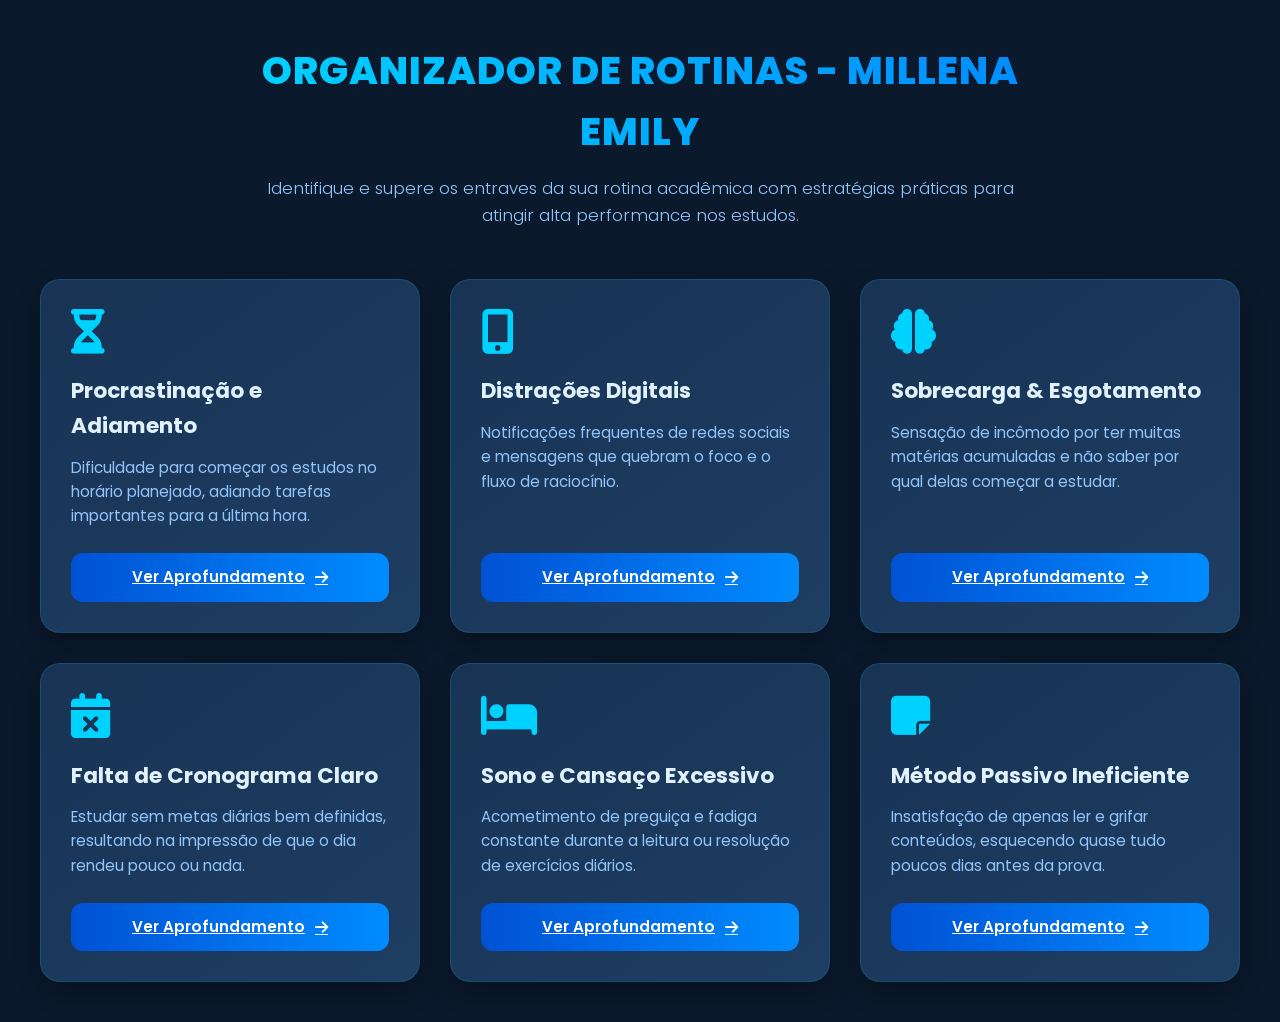
<file: index.html>
<!DOCTYPE html>
<html lang="pt-BR">
<head>
    <meta charset="UTF-8">
    <meta name="viewport" content="width=device-width, initial-scale=1.0">
    <title>Organizador de Rotinas de Estudos - Millena Emily</title>
    <!-- Fontes & Ícones -->
    <link href="https://fonts.googleapis.com/css2?family=Poppins:wght@300;400;600;700;800&display=swap" rel="stylesheet">
    <link rel="stylesheet" href="https://cdnjs.cloudflare.com/ajax/libs/font-awesome/6.4.0/css/all.min.css">
    <link rel="stylesheet" href="style.css">
</head>
<body>

    <!-- CABEÇALHO -->
    <header>
        <h1>Organizador de Rotinas - Millena Emily</h1>
        <p>Identifique e supere os entraves da sua rotina acadêmica com estratégias práticas para atingir alta performance nos estudos.</p>
    </header>

    <!-- GRADE DE CARDS (LINKANDO PARA PÁGINAS SECUNDÁRIAS) -->
    <main class="cards-container">

        <!-- CARD 1 -->
        <div class="card">
            <div>
                <i class="fa-solid fa-hourglass-half card-icon"></i>
                <h2 class="card-title">Procrastinação e Adiamento</h2>
                <p class="card-preview">Dificuldade para começar os estudos no horário planejado, adiando tarefas importantes para a última hora.</p>
            </div>
            <a href="procrastinacao.html" class="btn-detalhes">
                Ver Aprofundamento <i class="fa-solid fa-arrow-right"></i>
            </a>
        </div>

        <!-- CARD 2 -->
        <div class="card">
            <div>
                <i class="fa-solid fa-mobile-screen-button card-icon"></i>
                <h2 class="card-title">Distrações Digitais</h2>
                <p class="card-preview">Notificações frequentes de redes sociais e mensagens que quebram o foco e o fluxo de raciocínio.</p>
            </div>
            <a href="distracoes-digitais.html" class="btn-detalhes">
                Ver Aprofundamento <i class="fa-solid fa-arrow-right"></i>
            </a>
        </div>

        <!-- CARD 3 -->
        <div class="card">
            <div>
                <i class="fa-solid fa-brain card-icon"></i>
                <h2 class="card-title">Sobrecarga & Esgotamento</h2>
                <p class="card-preview">Sensação de incômodo por ter muitas matérias acumuladas e não saber por qual delas começar a estudar.</p>
            </div>
            <a href="sobrecarga-esgotamento.html" class="btn-detalhes">
                Ver Aprofundamento <i class="fa-solid fa-arrow-right"></i>
            </a>
        </div>

        <!-- CARD 4 -->
        <div class="card">
            <div>
                <i class="fa-solid fa-calendar-xmark card-icon"></i>
                <h2 class="card-title">Falta de Cronograma Claro</h2>
                <p class="card-preview">Estudar sem metas diárias bem definidas, resultando na impressão de que o dia rendeu pouco ou nada.</p>
            </div>
            <a href="cronograma-claro.html" class="btn-detalhes">
                Ver Aprofundamento <i class="fa-solid fa-arrow-right"></i>
            </a>
        </div>

        <!-- CARD 5 -->
        <div class="card">
            <div>
                <i class="fa-solid fa-bed card-icon"></i>
                <h2 class="card-title">Sono e Cansaço Excessivo</h2>
                <p class="card-preview">Acometimento de preguiça e fadiga constante durante a leitura ou resolução de exercícios diários.</p>
            </div>
            <a href="sono-cansaco.html" class="btn-detalhes">
                Ver Aprofundamento <i class="fa-solid fa-arrow-right"></i>
            </a>
        </div>

        <!-- CARD 6 -->
        <div class="card">
            <div>
                <i class="fa-solid fa-note-sticky card-icon"></i>
                <h2 class="card-title">Método Passivo Ineficiente</h2>
                <p class="card-preview">Insatisfação de apenas ler e grifar conteúdos, esquecendo quase tudo poucos dias antes da prova.</p>
            </div>
            <a href="metodo-passivo.html" class="btn-detalhes">
                Ver Aprofundamento <i class="fa-solid fa-arrow-right"></i>
            </a>
        </div>

    </main>

</body>
</html>
</file>
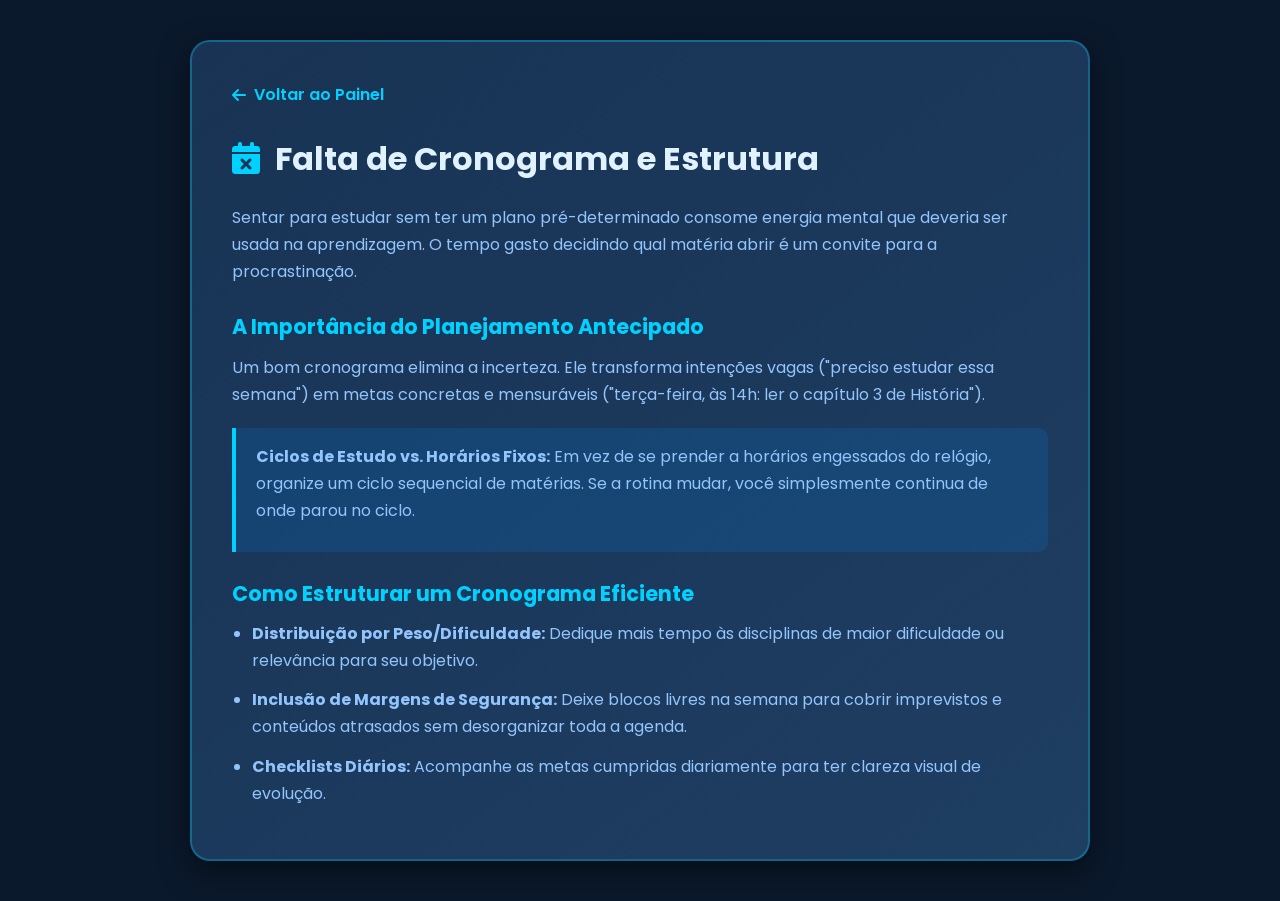
<file: cronograma-claro.html>
<!DOCTYPE html>
<html lang="pt-BR">
<head>
    <meta charset="UTF-8">
    <meta name="viewport" content="width=device-width, initial-scale=1.0">
    <title>Falta de Cronograma Claro - Organizador de Rotinas</title>
    <link href="https://fonts.googleapis.com/css2?family=Poppins:wght@300;400;600;700;800&display=swap" rel="stylesheet">
    <link rel="stylesheet" href="https://cdnjs.cloudflare.com/ajax/libs/font-awesome/6.4.0/css/all.min.css">
    <link rel="stylesheet" href="style.css">
    <style>
        .page-container {
            max-width: 900px;
            width: 100%;
            background: linear-gradient(145deg, #183354, var(--bg-card));
            border: 2px solid rgba(0, 210, 255, 0.3);
            border-radius: 20px;
            padding: 40px;
            box-shadow: 0 10px 30px rgba(0,0,0,0.5);
        }
        .btn-voltar {
            display: inline-flex;
            align-items: center;
            gap: 8px;
            color: var(--blue-cyan);
            text-decoration: none;
            font-weight: 600;
            margin-bottom: 25px;
            transition: color 0.2s;
        }
        .btn-voltar:hover { color: var(--blue-light); }
        .article-title {
            font-size: 2rem;
            color: var(--blue-light);
            margin-bottom: 20px;
            display: flex;
            align-items: center;
            gap: 15px;
        }
        .article-content h2 {
            color: var(--blue-cyan);
            font-size: 1.3rem;
            margin-top: 25px;
            margin-bottom: 10px;
        }
        .article-content p, .article-content li {
            color: var(--text-muted);
            line-height: 1.7;
            font-size: 1rem;
            margin-bottom: 12px;
        }
        .article-content ul { padding-left: 20px; }
        .highlight-box {
            background: rgba(0, 139, 255, 0.15);
            border-left: 4px solid var(--blue-cyan);
            padding: 15px 20px;
            border-radius: 0 10px 10px 0;
            margin: 20px 0;
        }
    </style>
</head>
<body>
    <div class="page-container">
        <a href="index.html" class="btn-voltar"><i class="fa-solid fa-arrow-left"></i> Voltar ao Painel</a>
        
        <h1 class="article-title">
            <i class="fa-solid fa-calendar-xmark" style="color: var(--blue-cyan);"></i>
            Falta de Cronograma e Estrutura
        </h1>

        <div class="article-content">
            <p>Sentar para estudar sem ter um plano pré-determinado consome energia mental que deveria ser usada na aprendizagem. O tempo gasto decidindo qual matéria abrir é um convite para a procrastinação.</p>

            <h2>A Importância do Planejamento Antecipado</h2>
            <p>Um bom cronograma elimina a incerteza. Ele transforma intenções vagas ("preciso estudar essa semana") em metas concretas e mensuráveis ("terça-feira, às 14h: ler o capítulo 3 de História").</p>

            <div class="highlight-box">
                <p><strong>Ciclos de Estudo vs. Horários Fixos:</strong> Em vez de se prender a horários engessados do relógio, organize um ciclo sequencial de matérias. Se a rotina mudar, você simplesmente continua de onde parou no ciclo.</p>
            </div>

            <h2>Como Estruturar um Cronograma Eficiente</h2>
            <ul>
                <li><strong>Distribuição por Peso/Dificuldade:</strong> Dedique mais tempo às disciplinas de maior dificuldade ou relevância para seu objetivo.</li>
                <li><strong>Inclusão de Margens de Segurança:</strong> Deixe blocos livres na semana para cobrir imprevistos e conteúdos atrasados sem desorganizar toda a agenda.</li>
                <li><strong>Checklists Diários:</strong> Acompanhe as metas cumpridas diariamente para ter clareza visual de evolução.</li>
            </ul>
        </div>
    </div>
</body>
</html>
</file>
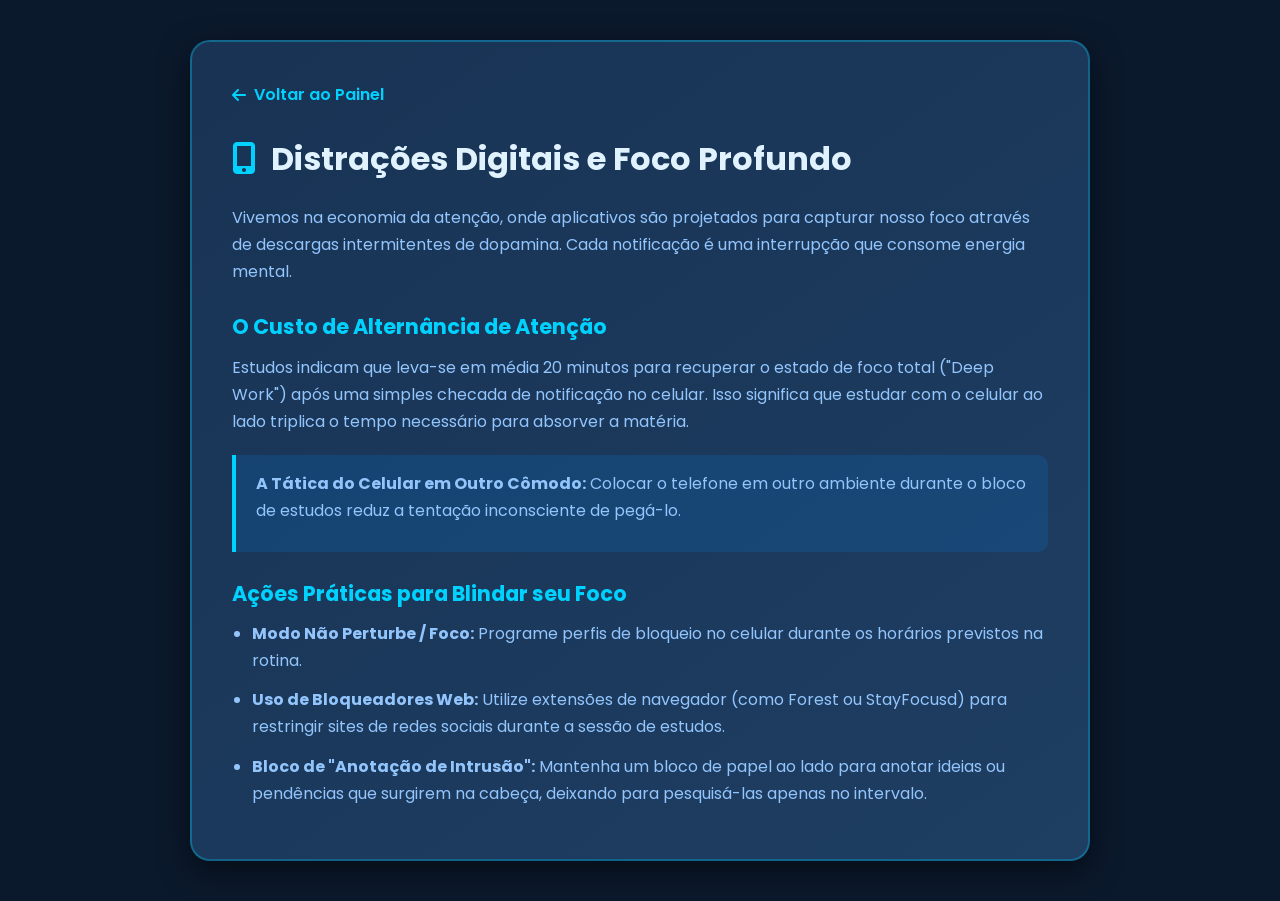
<file: distracoes-digitais.html>
<!DOCTYPE html>
<html lang="pt-BR">
<head>
    <meta charset="UTF-8">
    <meta name="viewport" content="width=device-width, initial-scale=1.0">
    <title>Distrações Digitais - Organizador de Rotinas</title>
    <link href="https://fonts.googleapis.com/css2?family=Poppins:wght@300;400;600;700;800&display=swap" rel="stylesheet">
    <link rel="stylesheet" href="https://cdnjs.cloudflare.com/ajax/libs/font-awesome/6.4.0/css/all.min.css">
    <link rel="stylesheet" href="style.css">
    <style>
        .page-container {
            max-width: 900px;
            width: 100%;
            background: linear-gradient(145deg, #183354, var(--bg-card));
            border: 2px solid rgba(0, 210, 255, 0.3);
            border-radius: 20px;
            padding: 40px;
            box-shadow: 0 10px 30px rgba(0,0,0,0.5);
        }
        .btn-voltar {
            display: inline-flex;
            align-items: center;
            gap: 8px;
            color: var(--blue-cyan);
            text-decoration: none;
            font-weight: 600;
            margin-bottom: 25px;
            transition: color 0.2s;
        }
        .btn-voltar:hover { color: var(--blue-light); }
        .article-title {
            font-size: 2rem;
            color: var(--blue-light);
            margin-bottom: 20px;
            display: flex;
            align-items: center;
            gap: 15px;
        }
        .article-content h2 {
            color: var(--blue-cyan);
            font-size: 1.3rem;
            margin-top: 25px;
            margin-bottom: 10px;
        }
        .article-content p, .article-content li {
            color: var(--text-muted);
            line-height: 1.7;
            font-size: 1rem;
            margin-bottom: 12px;
        }
        .article-content ul { padding-left: 20px; }
        .highlight-box {
            background: rgba(0, 139, 255, 0.15);
            border-left: 4px solid var(--blue-cyan);
            padding: 15px 20px;
            border-radius: 0 10px 10px 0;
            margin: 20px 0;
        }
    </style>
</head>
<body>
    <div class="page-container">
        <a href="index.html" class="btn-voltar"><i class="fa-solid fa-arrow-left"></i> Voltar ao Painel</a>
        
        <h1 class="article-title">
            <i class="fa-solid fa-mobile-screen-button" style="color: var(--blue-cyan);"></i>
            Distrações Digitais e Foco Profundo
        </h1>

        <div class="article-content">
            <p>Vivemos na economia da atenção, onde aplicativos são projetados para capturar nosso foco através de descargas intermitentes de dopamina. Cada notificação é uma interrupção que consome energia mental.</p>

            <h2>O Custo de Alternância de Atenção</h2>
            <p>Estudos indicam que leva-se em média 20 minutos para recuperar o estado de foco total ("Deep Work") após uma simples checada de notificação no celular. Isso significa que estudar com o celular ao lado triplica o tempo necessário para absorver a matéria.</p>

            <div class="highlight-box">
                <p><strong>A Tática do Celular em Outro Cômodo:</strong> Colocar o telefone em outro ambiente durante o bloco de estudos reduz a tentação inconsciente de pegá-lo.</p>
            </div>

            <h2>Ações Práticas para Blindar seu Foco</h2>
            <ul>
                <li><strong>Modo Não Perturbe / Foco:</strong> Programe perfis de bloqueio no celular durante os horários previstos na rotina.</li>
                <li><strong>Uso de Bloqueadores Web:</strong> Utilize extensões de navegador (como Forest ou StayFocusd) para restringir sites de redes sociais durante a sessão de estudos.</li>
                <li><strong>Bloco de "Anotação de Intrusão":</strong> Mantenha um bloco de papel ao lado para anotar ideias ou pendências que surgirem na cabeça, deixando para pesquisá-las apenas no intervalo.</li>
            </ul>
        </div>
    </div>
</body>
</html>
</file>
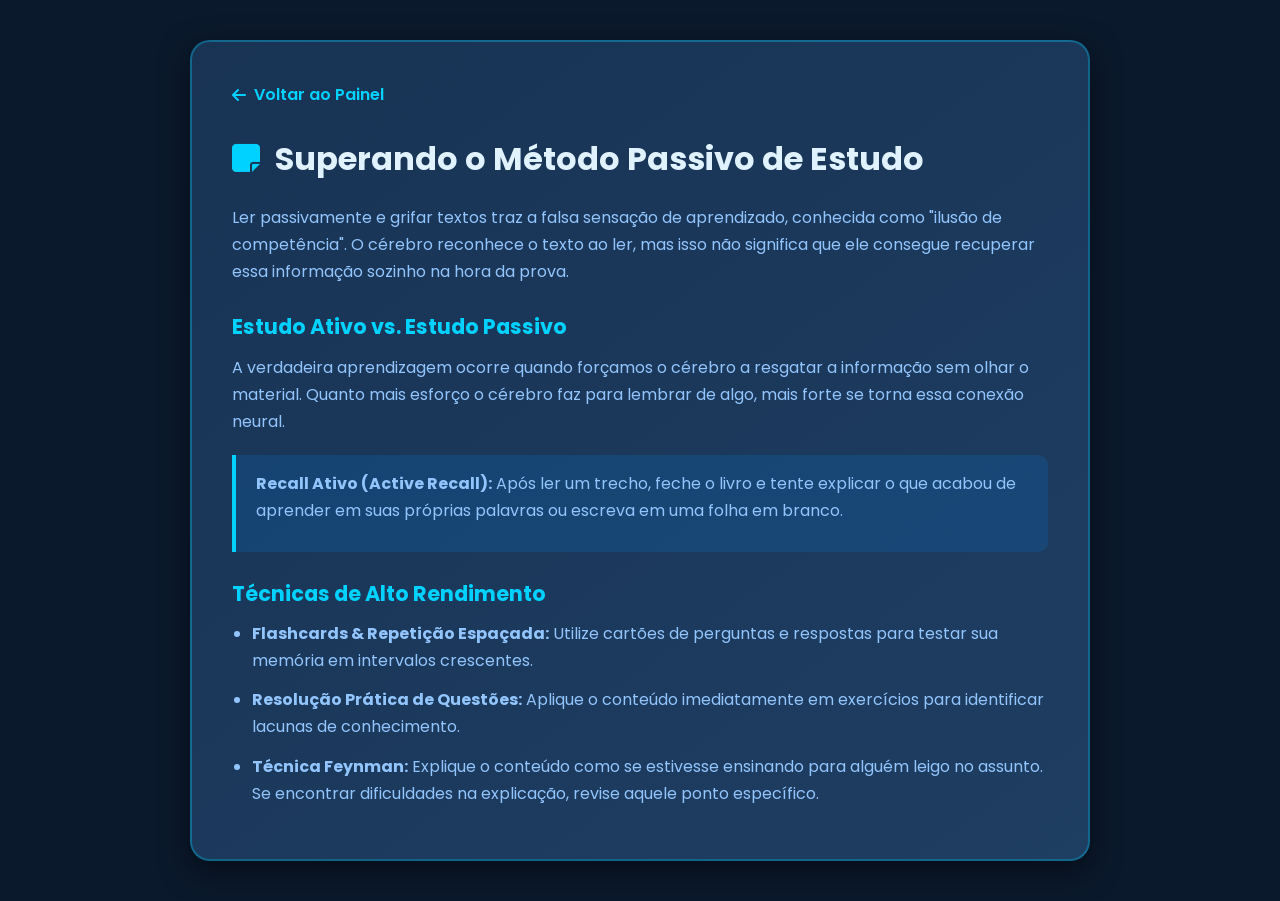
<file: metodo-passivo.html>
<!DOCTYPE html>
<html lang="pt-BR">
<head>
    <meta charset="UTF-8">
    <meta name="viewport" content="width=device-width, initial-scale=1.0">
    <title>Método Passivo Ineficiente - Organizador de Rotinas</title>
    <link href="https://fonts.googleapis.com/css2?family=Poppins:wght@300;400;600;700;800&display=swap" rel="stylesheet">
    <link rel="stylesheet" href="https://cdnjs.cloudflare.com/ajax/libs/font-awesome/6.4.0/css/all.min.css">
    <link rel="stylesheet" href="style.css">
    <style>
        .page-container {
            max-width: 900px;
            width: 100%;
            background: linear-gradient(145deg, #183354, var(--bg-card));
            border: 2px solid rgba(0, 210, 255, 0.3);
            border-radius: 20px;
            padding: 40px;
            box-shadow: 0 10px 30px rgba(0,0,0,0.5);
        }
        .btn-voltar {
            display: inline-flex;
            align-items: center;
            gap: 8px;
            color: var(--blue-cyan);
            text-decoration: none;
            font-weight: 600;
            margin-bottom: 25px;
            transition: color 0.2s;
        }
        .btn-voltar:hover { color: var(--blue-light); }
        .article-title {
            font-size: 2rem;
            color: var(--blue-light);
            margin-bottom: 20px;
            display: flex;
            align-items: center;
            gap: 15px;
        }
        .article-content h2 {
            color: var(--blue-cyan);
            font-size: 1.3rem;
            margin-top: 25px;
            margin-bottom: 10px;
        }
        .article-content p, .article-content li {
            color: var(--text-muted);
            line-height: 1.7;
            font-size: 1rem;
            margin-bottom: 12px;
        }
        .article-content ul { padding-left: 20px; }
        .highlight-box {
            background: rgba(0, 139, 255, 0.15);
            border-left: 4px solid var(--blue-cyan);
            padding: 15px 20px;
            border-radius: 0 10px 10px 0;
            margin: 20px 0;
        }
    </style>
</head>
<body>
    <div class="page-container">
        <a href="index.html" class="btn-voltar"><i class="fa-solid fa-arrow-left"></i> Voltar ao Painel</a>
        
        <h1 class="article-title">
            <i class="fa-solid fa-note-sticky" style="color: var(--blue-cyan);"></i>
            Superando o Método Passivo de Estudo
        </h1>

        <div class="article-content">
            <p>Ler passivamente e grifar textos traz a falsa sensação de aprendizado, conhecida como "ilusão de competência". O cérebro reconhece o texto ao ler, mas isso não significa que ele consegue recuperar essa informação sozinho na hora da prova.</p>

            <h2>Estudo Ativo vs. Estudo Passivo</h2>
            <p>A verdadeira aprendizagem ocorre quando forçamos o cérebro a resgatar a informação sem olhar o material. Quanto mais esforço o cérebro faz para lembrar de algo, mais forte se torna essa conexão neural.</p>

            <div class="highlight-box">
                <p><strong>Recall Ativo (Active Recall):</strong> Após ler um trecho, feche o livro e tente explicar o que acabou de aprender em suas próprias palavras ou escreva em uma folha em branco.</p>
            </div>

            <h2>Técnicas de Alto Rendimento</h2>
            <ul>
                <li><strong>Flashcards & Repetição Espaçada:</strong> Utilize cartões de perguntas e respostas para testar sua memória em intervalos crescentes.</li>
                <li><strong>Resolução Prática de Questões:</strong> Aplique o conteúdo imediatamente em exercícios para identificar lacunas de conhecimento.</li>
                <li><strong>Técnica Feynman:</strong> Explique o conteúdo como se estivesse ensinando para alguém leigo no assunto. Se encontrar dificuldades na explicação, revise aquele ponto específico.</li>
            </ul>
        </div>
    </div>
</body>
</html>
</file>
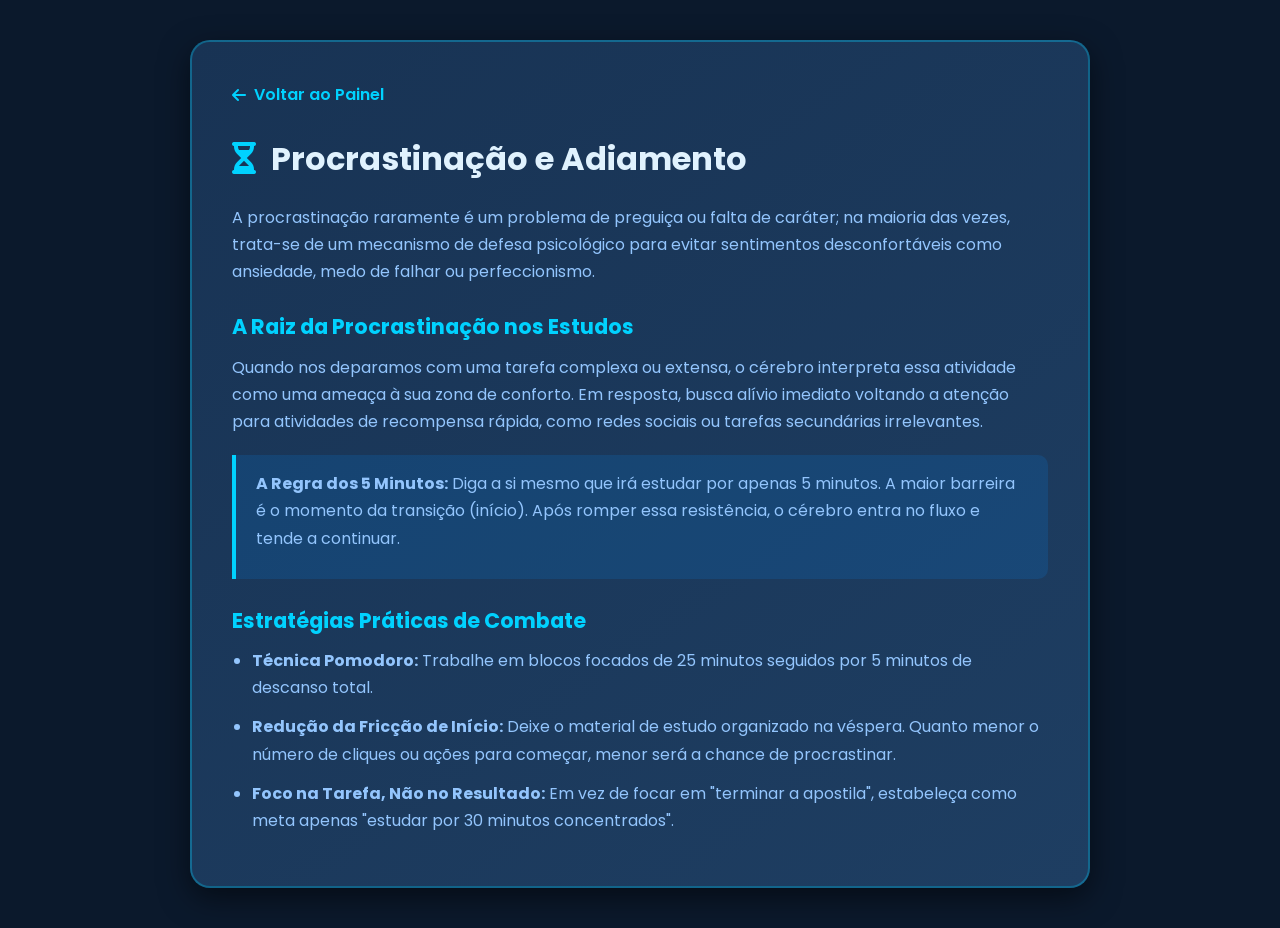
<file: procrastinacao.html>
<!DOCTYPE html>
<html lang="pt-BR">
<head>
    <meta charset="UTF-8">
    <meta name="viewport" content="width=device-width, initial-scale=1.0">
    <title>Procrastinação e Adiamento - Organizador de Rotinas</title>
    <link href="https://fonts.googleapis.com/css2?family=Poppins:wght@300;400;600;700;800&display=swap" rel="stylesheet">
    <link rel="stylesheet" href="https://cdnjs.cloudflare.com/ajax/libs/font-awesome/6.4.0/css/all.min.css">
    <link rel="stylesheet" href="style.css">
    <style>
        .page-container {
            max-width: 900px;
            width: 100%;
            background: linear-gradient(145deg, #183354, var(--bg-card));
            border: 2px solid rgba(0, 210, 255, 0.3);
            border-radius: 20px;
            padding: 40px;
            box-shadow: 0 10px 30px rgba(0,0,0,0.5);
        }
        .btn-voltar {
            display: inline-flex;
            align-items: center;
            gap: 8px;
            color: var(--blue-cyan);
            text-decoration: none;
            font-weight: 600;
            margin-bottom: 25px;
            transition: color 0.2s;
        }
        .btn-voltar:hover { color: var(--blue-light); }
        .article-title {
            font-size: 2rem;
            color: var(--blue-light);
            margin-bottom: 20px;
            display: flex;
            align-items: center;
            gap: 15px;
        }
        .article-content h2 {
            color: var(--blue-cyan);
            font-size: 1.3rem;
            margin-top: 25px;
            margin-bottom: 10px;
        }
        .article-content p, .article-content li {
            color: var(--text-muted);
            line-height: 1.7;
            font-size: 1rem;
            margin-bottom: 12px;
        }
        .article-content ul { padding-left: 20px; }
        .highlight-box {
            background: rgba(0, 139, 255, 0.15);
            border-left: 4px solid var(--blue-cyan);
            padding: 15px 20px;
            border-radius: 0 10px 10px 0;
            margin: 20px 0;
        }
    </style>
</head>
<body>
    <div class="page-container">
        <a href="index.html" class="btn-voltar"><i class="fa-solid fa-arrow-left"></i> Voltar ao Painel</a>
        
        <h1 class="article-title">
            <i class="fa-solid fa-hourglass-half" style="color: var(--blue-cyan);"></i>
            Procrastinação e Adiamento
        </h1>

        <div class="article-content">
            <p>A procrastinação raramente é um problema de preguiça ou falta de caráter; na maioria das vezes, trata-se de um mecanismo de defesa psicológico para evitar sentimentos desconfortáveis como ansiedade, medo de falhar ou perfeccionismo.</p>

            <h2>A Raiz da Procrastinação nos Estudos</h2>
            <p>Quando nos deparamos com uma tarefa complexa ou extensa, o cérebro interpreta essa atividade como uma ameaça à sua zona de conforto. Em resposta, busca alívio imediato voltando a atenção para atividades de recompensa rápida, como redes sociais ou tarefas secundárias irrelevantes.</p>

            <div class="highlight-box">
                <p><strong>A Regra dos 5 Minutos:</strong> Diga a si mesmo que irá estudar por apenas 5 minutos. A maior barreira é o momento da transição (início). Após romper essa resistência, o cérebro entra no fluxo e tende a continuar.</p>
            </div>

            <h2>Estratégias Práticas de Combate</h2>
            <ul>
                <li><strong>Técnica Pomodoro:</strong> Trabalhe em blocos focados de 25 minutos seguidos por 5 minutos de descanso total.</li>
                <li><strong>Redução da Fricção de Início:</strong> Deixe o material de estudo organizado na véspera. Quanto menor o número de cliques ou ações para começar, menor será a chance de procrastinar.</li>
                <li><strong>Foco na Tarefa, Não no Resultado:</strong> Em vez de focar em "terminar a apostila", estabeleça como meta apenas "estudar por 30 minutos concentrados".</li>
            </ul>
        </div>
    </div>
</body>
</html>
</file>
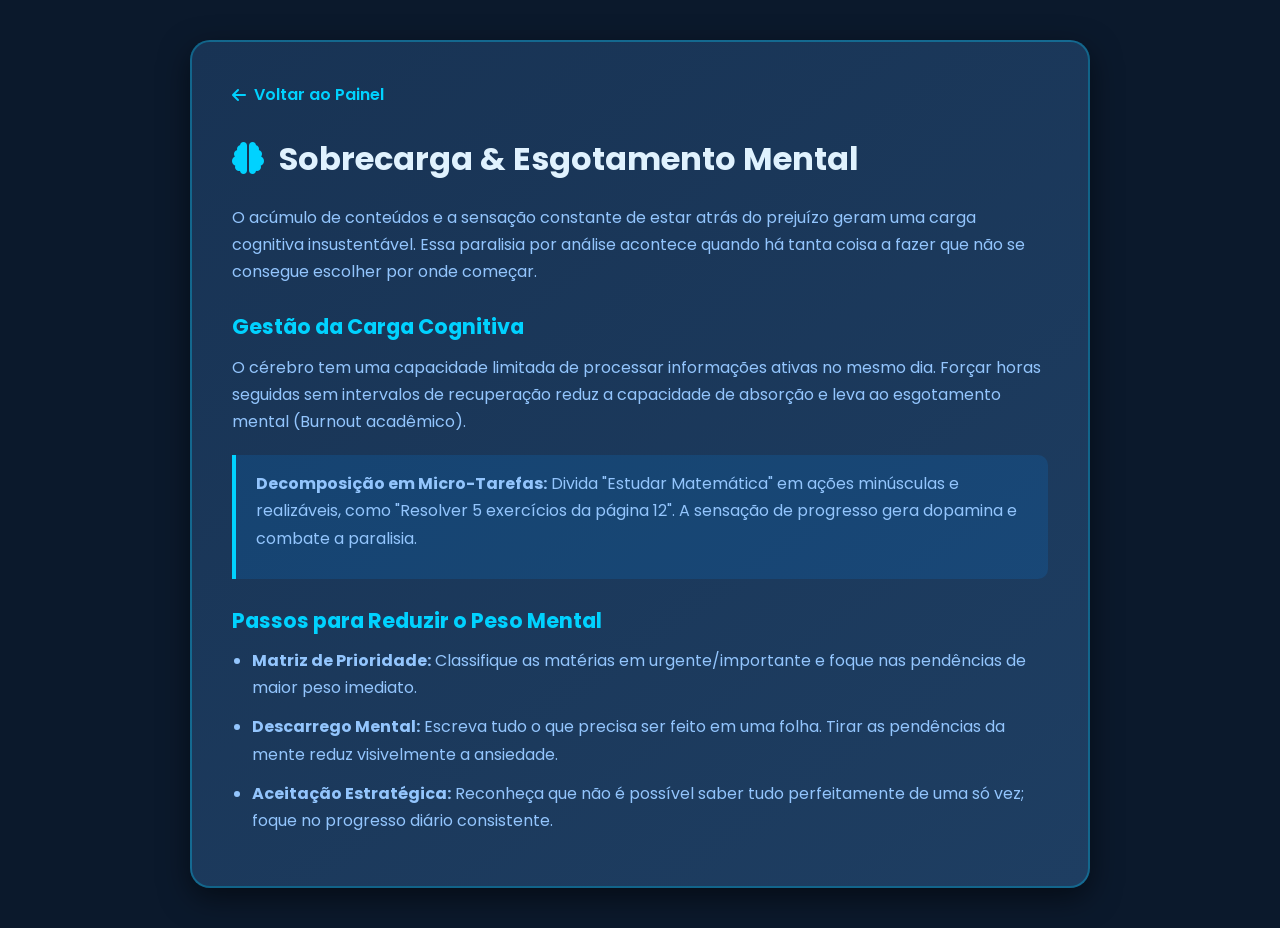
<file: sobrecarga-esgotamento.html>
<!DOCTYPE html>
<html lang="pt-BR">
<head>
    <meta charset="UTF-8">
    <meta name="viewport" content="width=device-width, initial-scale=1.0">
    <title>Sobrecarga & Esgotamento - Organizador de Rotinas</title>
    <link href="https://fonts.googleapis.com/css2?family=Poppins:wght@300;400;600;700;800&display=swap" rel="stylesheet">
    <link rel="stylesheet" href="https://cdnjs.cloudflare.com/ajax/libs/font-awesome/6.4.0/css/all.min.css">
    <link rel="stylesheet" href="style.css">
    <style>
        .page-container {
            max-width: 900px;
            width: 100%;
            background: linear-gradient(145deg, #183354, var(--bg-card));
            border: 2px solid rgba(0, 210, 255, 0.3);
            border-radius: 20px;
            padding: 40px;
            box-shadow: 0 10px 30px rgba(0,0,0,0.5);
        }
        .btn-voltar {
            display: inline-flex;
            align-items: center;
            gap: 8px;
            color: var(--blue-cyan);
            text-decoration: none;
            font-weight: 600;
            margin-bottom: 25px;
            transition: color 0.2s;
        }
        .btn-voltar:hover { color: var(--blue-light); }
        .article-title {
            font-size: 2rem;
            color: var(--blue-light);
            margin-bottom: 20px;
            display: flex;
            align-items: center;
            gap: 15px;
        }
        .article-content h2 {
            color: var(--blue-cyan);
            font-size: 1.3rem;
            margin-top: 25px;
            margin-bottom: 10px;
        }
        .article-content p, .article-content li {
            color: var(--text-muted);
            line-height: 1.7;
            font-size: 1rem;
            margin-bottom: 12px;
        }
        .article-content ul { padding-left: 20px; }
        .highlight-box {
            background: rgba(0, 139, 255, 0.15);
            border-left: 4px solid var(--blue-cyan);
            padding: 15px 20px;
            border-radius: 0 10px 10px 0;
            margin: 20px 0;
        }
    </style>
</head>
<body>
    <div class="page-container">
        <a href="index.html" class="btn-voltar"><i class="fa-solid fa-arrow-left"></i> Voltar ao Painel</a>
        
        <h1 class="article-title">
            <i class="fa-solid fa-brain" style="color: var(--blue-cyan);"></i>
            Sobrecarga & Esgotamento Mental
        </h1>

        <div class="article-content">
            <p>O acúmulo de conteúdos e a sensação constante de estar atrás do prejuízo geram uma carga cognitiva insustentável. Essa paralisia por análise acontece quando há tanta coisa a fazer que não se consegue escolher por onde começar.</p>

            <h2>Gestão da Carga Cognitiva</h2>
            <p>O cérebro tem uma capacidade limitada de processar informações ativas no mesmo dia. Forçar horas seguidas sem intervalos de recuperação reduz a capacidade de absorção e leva ao esgotamento mental (Burnout acadêmico).</p>

            <div class="highlight-box">
                <p><strong>Decomposição em Micro-Tarefas:</strong> Divida "Estudar Matemática" em ações minúsculas e realizáveis, como "Resolver 5 exercícios da página 12". A sensação de progresso gera dopamina e combate a paralisia.</p>
            </div>

            <h2>Passos para Reduzir o Peso Mental</h2>
            <ul>
                <li><strong>Matriz de Prioridade:</strong> Classifique as matérias em urgente/importante e foque nas pendências de maior peso imediato.</li>
                <li><strong>Descarrego Mental:</strong> Escreva tudo o que precisa ser feito em uma folha. Tirar as pendências da mente reduz visivelmente a ansiedade.</li>
                <li><strong>Aceitação Estratégica:</strong> Reconheça que não é possível saber tudo perfeitamente de uma só vez; foque no progresso diário consistente.</li>
            </ul>
        </div>
    </div>
</body>
</html>
</file>
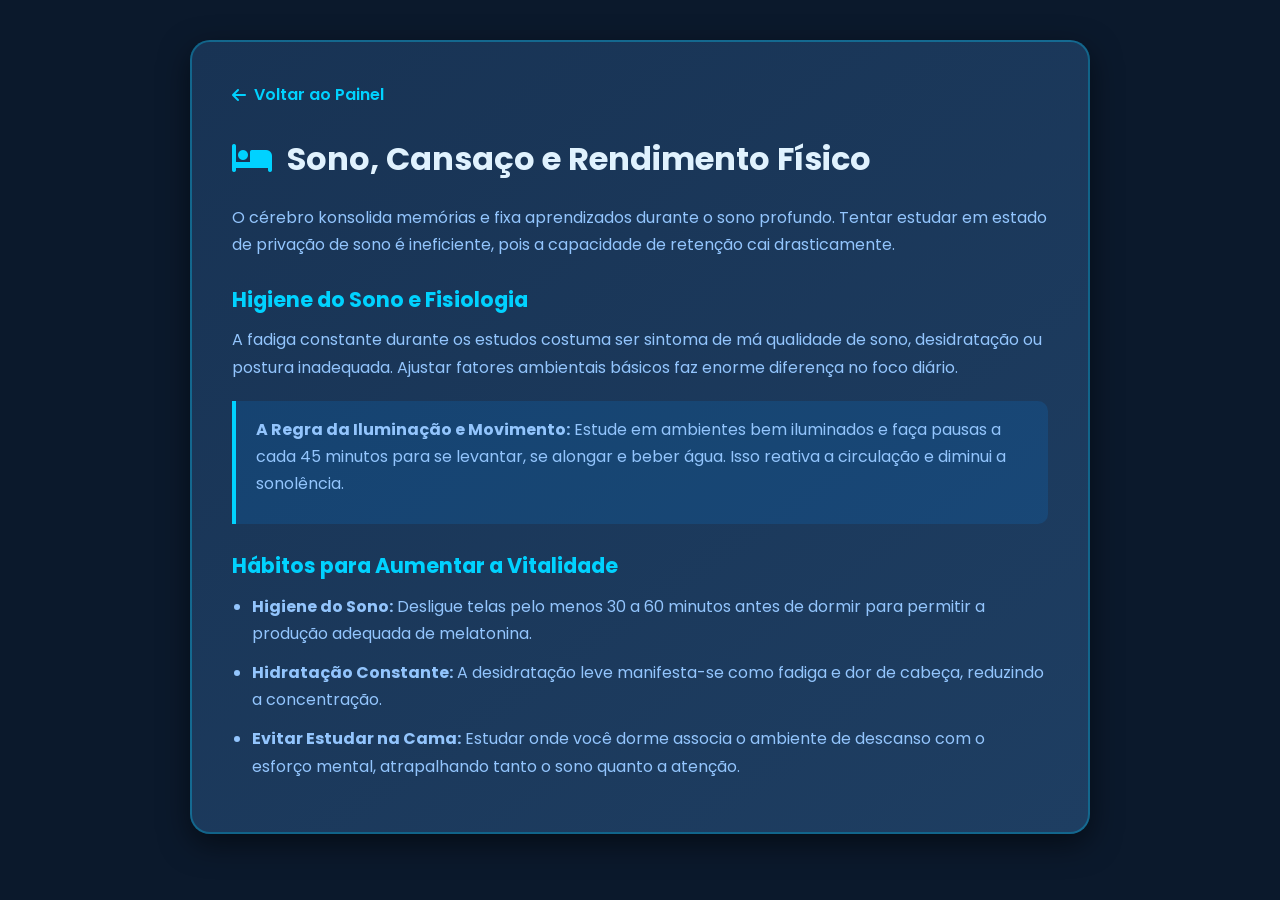
<file: sono-cansaco.html>
<!DOCTYPE html>
<html lang="pt-BR">
<head>
    <meta charset="UTF-8">
    <meta name="viewport" content="width=device-width, initial-scale=1.0">
    <title>Sono e Cansaço Excessivo - Organizador de Rotinas</title>
    <link href="https://fonts.googleapis.com/css2?family=Poppins:wght@300;400;600;700;800&display=swap" rel="stylesheet">
    <link rel="stylesheet" href="https://cdnjs.cloudflare.com/ajax/libs/font-awesome/6.4.0/css/all.min.css">
    <link rel="stylesheet" href="style.css">
    <style>
        .page-container {
            max-width: 900px;
            width: 100%;
            background: linear-gradient(145deg, #183354, var(--bg-card));
            border: 2px solid rgba(0, 210, 255, 0.3);
            border-radius: 20px;
            padding: 40px;
            box-shadow: 0 10px 30px rgba(0,0,0,0.5);
        }
        .btn-voltar {
            display: inline-flex;
            align-items: center;
            gap: 8px;
            color: var(--blue-cyan);
            text-decoration: none;
            font-weight: 600;
            margin-bottom: 25px;
            transition: color 0.2s;
        }
        .btn-voltar:hover { color: var(--blue-light); }
        .article-title {
            font-size: 2rem;
            color: var(--blue-light);
            margin-bottom: 20px;
            display: flex;
            align-items: center;
            gap: 15px;
        }
        .article-content h2 {
            color: var(--blue-cyan);
            font-size: 1.3rem;
            margin-top: 25px;
            margin-bottom: 10px;
        }
        .article-content p, .article-content li {
            color: var(--text-muted);
            line-height: 1.7;
            font-size: 1rem;
            margin-bottom: 12px;
        }
        .article-content ul { padding-left: 20px; }
        .highlight-box {
            background: rgba(0, 139, 255, 0.15);
            border-left: 4px solid var(--blue-cyan);
            padding: 15px 20px;
            border-radius: 0 10px 10px 0;
            margin: 20px 0;
        }
    </style>
</head>
<body>
    <div class="page-container">
        <a href="index.html" class="btn-voltar"><i class="fa-solid fa-arrow-left"></i> Voltar ao Painel</a>
        
        <h1 class="article-title">
            <i class="fa-solid fa-bed" style="color: var(--blue-cyan);"></i>
            Sono, Cansaço e Rendimento Físico
        </h1>

        <div class="article-content">
            <p>O cérebro konsolida memórias e fixa aprendizados durante o sono profundo. Tentar estudar em estado de privação de sono é ineficiente, pois a capacidade de retenção cai drasticamente.</p>

            <h2>Higiene do Sono e Fisiologia</h2>
            <p>A fadiga constante durante os estudos costuma ser sintoma de má qualidade de sono, desidratação ou postura inadequada. Ajustar fatores ambientais básicos faz enorme diferença no foco diário.</p>

            <div class="highlight-box">
                <p><strong>A Regra da Iluminação e Movimento:</strong> Estude em ambientes bem iluminados e faça pausas a cada 45 minutos para se levantar, se alongar e beber água. Isso reativa a circulação e diminui a sonolência.</p>
            </div>

            <h2>Hábitos para Aumentar a Vitalidade</h2>
            <ul>
                <li><strong>Higiene do Sono:</strong> Desligue telas pelo menos 30 a 60 minutos antes de dormir para permitir a produção adequada de melatonina.</li>
                <li><strong>Hidratação Constante:</strong> A desidratação leve manifesta-se como fadiga e dor de cabeça, reduzindo a concentração.</li>
                <li><strong>Evitar Estudar na Cama:</strong> Estudar onde você dorme associa o ambiente de descanso com o esforço mental, atrapalhando tanto o sono quanto a atenção.</li>
            </ul>
        </div>
    </div>
</body>
</html>
</file>
<file: style.css>
/* --- VARIÁVEIS E TEMAS --- */
:root {
    --bg-main: #0b192c;
    --bg-card: #1e3e62;
    --bg-card-hover: #183354;
    --bg-modal: #0d233a;
    --blue-electric: #008bff;
    --blue-cyan: #00d2ff;
    --blue-light: #e0f2fe;
    --text-main: #ffffff;
    --text-muted: #93c5fd;
    --shadow-glow: rgba(0, 210, 255, 0.25);
    --radius-lg: 20px;
    --radius-md: 12px;
    --transition-fast: 0.2s ease;
    --transition-normal: 0.3s cubic-bezier(0.4, 0, 0.2, 1);
}

/* --- RESET E BASE --- */
* {
    margin: 0;
    padding: 0;
    box-sizing: border-box;
    font-family: 'Poppins', sans-serif;
}

body {
    background-color: var(--bg-main);
    color: var(--text-main);
    min-height: 100vh;
    padding: 40px 20px;
    display: flex;
    flex-direction: column;
    align-items: center;
    line-height: 1.6;
}

/* --- CABEÇALHO --- */
header {
    text-align: center;
    margin-bottom: 50px;
    max-width: 800px;
}

header h1 {
    font-size: 2.4rem;
    font-weight: 800;
    background: linear-gradient(90deg, var(--blue-cyan), var(--blue-electric));
    -webkit-background-clip: text;
    -webkit-text-fill-color: transparent;
    margin-bottom: 12px;
    text-transform: uppercase;
    letter-spacing: 1px;
}

header p {
    color: var(--text-muted);
    font-size: 1.05rem;
    font-weight: 300;
}

/* --- GRADE DE CARDS --- */
.cards-container {
    display: grid;
    grid-template-columns: repeat(auto-fit, minmax(300px, 1fr));
    gap: 30px;
    width: 100%;
    max-width: 1200px;
}

/* --- CARD INDIVIDUAL --- */
.card {
    background: linear-gradient(145deg, var(--bg-card-hover), var(--bg-card));
    border: 1px solid rgba(0, 210, 255, 0.15);
    border-radius: var(--radius-lg);
    padding: 30px;
    display: flex;
    flex-direction: column;
    justify-content: space-between;
    box-shadow: 0 10px 25px rgba(0, 0, 0, 0.3);
    transition: var(--transition-normal);
    position: relative;
    overflow: hidden;
}

.card:hover {
    transform: translateY(-8px);
    border-color: var(--blue-cyan);
    box-shadow: 0 15px 35px var(--shadow-glow);
}

.card-icon {
    font-size: 2.8rem;
    color: var(--blue-cyan);
    margin-bottom: 20px;
    display: inline-block;
}

.card-title {
    font-size: 1.35rem;
    font-weight: 700;
    margin-bottom: 12px;
    color: var(--blue-light);
}

.card-preview {
    font-size: 0.95rem;
    color: var(--text-muted);
    line-height: 1.6;
    margin-bottom: 25px;
}

.btn-detalhes {
    background: linear-gradient(90deg, #0052d4, var(--blue-electric));
    color: #ffffff;
    border: none;
    padding: 12px 22px;
    border-radius: var(--radius-md);
    font-weight: 600;
    font-size: 0.95rem;
    cursor: pointer;
    display: flex;
    align-items: center;
    justify-content: center;
    gap: 10px;
    transition: var(--transition-fast);
    width: 100%;
}

.btn-detalhes:hover {
    background: linear-gradient(90deg, var(--blue-electric), var(--blue-cyan));
    color: #0b192c;
}

.btn-detalhes i {
    transition: transform var(--transition-fast);
}

.btn-detalhes:hover i {
    transform: translateX(4px);
}

/* --- JANELA MODAL (APROFUNDAMENTO) --- */
.modal-overlay {
    position: fixed;
    top: 0;
    left: 0;
    width: 100%;
    height: 100%;
    background: rgba(11, 25, 44, 0.88);
    backdrop-filter: blur(10px);
    display: flex;
    justify-content: center;
    align-items: center;
    opacity: 0;
    pointer-events: none;
    transition: opacity var(--transition-normal);
    z-index: 1000;
    padding: 20px;
}

.modal-overlay.active {
    opacity: 1;
    pointer-events: all;
}

.modal-box {
    background: linear-gradient(135deg, var(--bg-modal), #163352);
    border: 1px solid var(--blue-cyan);
    border-radius: var(--radius-lg);
    width: 100%;
    max-width: 750px;
    max-height: 90vh;
    overflow-y: auto;
    padding: 35px;
    box-shadow: 0 20px 50px var(--shadow-glow);
    transform: scale(0.9) translateY(20px);
    transition: var(--transition-normal);
    position: relative;
}

.modal-overlay.active .modal-box {
    transform: scale(1) translateY(0);
}

.btn-fechar {
    position: absolute;
    top: 25px;
    right: 25px;
    background: rgba(255, 255, 255, 0.05);
    border: none;
    color: var(--text-muted);
    width: 40px;
    height: 40px;
    border-radius: 50%;
    font-size: 1.2rem;
    cursor: pointer;
    display: flex;
    align-items: center;
    justify-content: center;
    transition: var(--transition-fast);
}

.btn-fechar:hover {
    background: var(--blue-cyan);
    color: #0b192c;
}

.modal-header {
    display: flex;
    align-items: center;
    gap: 15px;
    margin-bottom: 25px;
    padding-bottom: 15px;
    border-bottom: 1px solid rgba(0, 210, 255, 0.2);
}

.modal-header i {
    font-size: 2.2rem;
    color: var(--blue-cyan);
}

.modal-header h3 {
    font-size: 1.6rem;
    color: var(--blue-light);
}

.modal-body h4 {
    color: var(--blue-cyan);
    font-size: 1.1rem;
    margin-top: 20px;
    margin-bottom: 8px;
    text-transform: uppercase;
    letter-spacing: 0.5px;
}

.modal-body p {
    font-size: 0.98rem;
    color: var(--text-muted);
    line-height: 1.7;
    margin-bottom: 15px;
}

.modal-body ul {
    margin-left: 20px;
    margin-bottom: 20px;
    color: var(--text-muted);
}

.modal-body li {
    margin-bottom: 8px;
}

.solucao-box {
    background: rgba(0, 139, 255, 0.12);
    border-left: 4px solid var(--blue-cyan);
    padding: 18px 20px;
    border-radius: 0 var(--radius-md) var(--radius-md) 0;
    margin: 20px 0;
}

.solucao-box p {
    margin-bottom: 0;
    color: #ffffff;
}

/* --- CUSTOM SCROLLBAR --- */
.modal-box::-webkit-scrollbar {
    width: 8px;
}

.modal-box::-webkit-scrollbar-track {
    background: var(--bg-modal);
}

.modal-box::-webkit-scrollbar-thumb {
    background: var(--bg-card);
    border-radius: 4px;
}

.modal-box::-webkit-scrollbar-thumb:hover {
    background: var(--blue-cyan);
}

/* --- RESPONSIVIDADE --- */
@media (max-width: 768px) {
    header h1 {
        font-size: 1.8rem;
    }
    .modal-box {
        padding: 25px;
    }
    .modal-header h3 {
        font-size: 1.3rem;
    }
}
</file>
